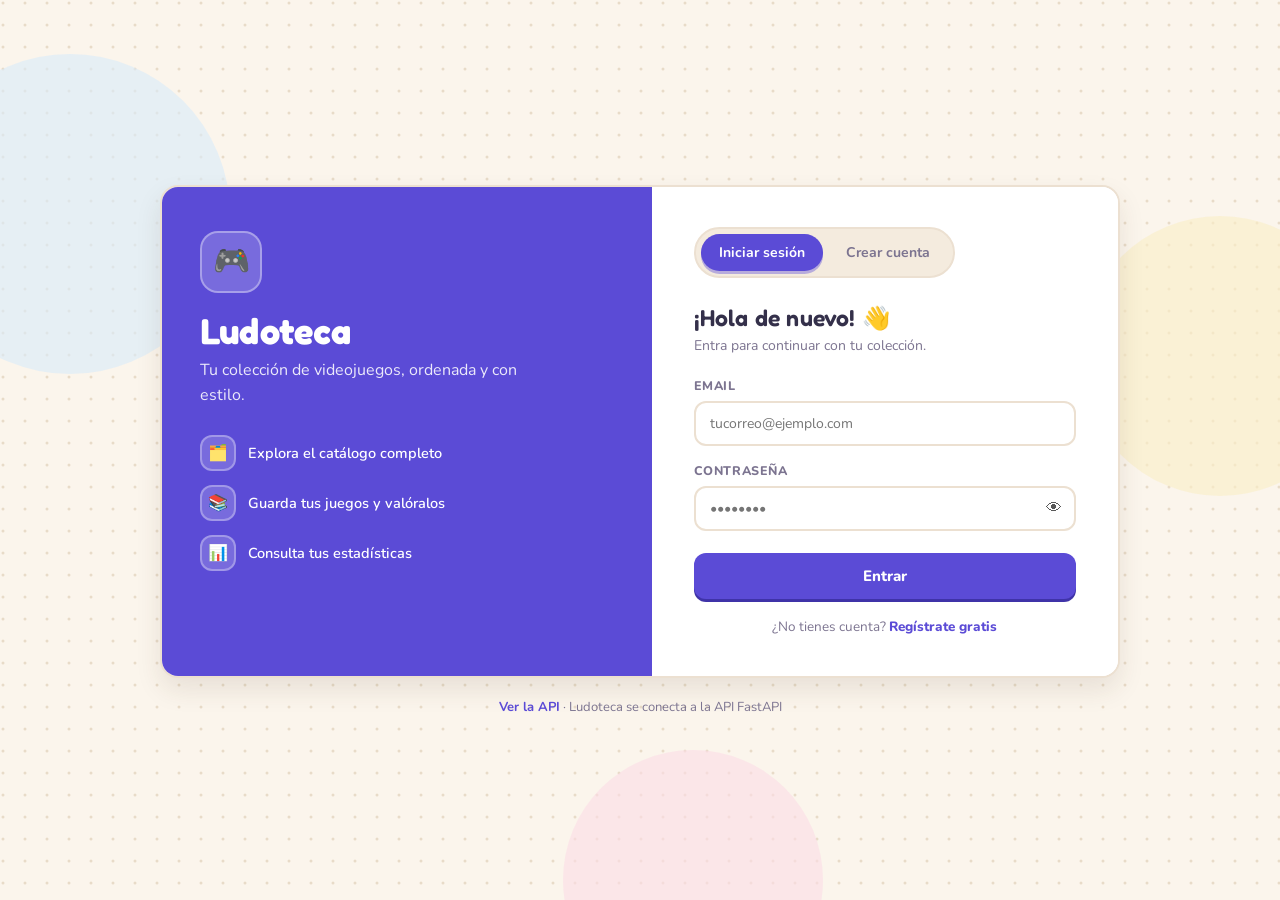
<file: frontend/login.html>
<!doctype html>
<html lang="es">
<head>
  <meta charset="utf-8">
  <meta name="viewport" content="width=device-width, initial-scale=1">
  <meta name="theme-color" content="#FBF5EC">
  <title>Entrar · Ludoteca</title>
  <link rel="preconnect" href="https://fonts.googleapis.com">
  <link rel="preconnect" href="https://fonts.gstatic.com" crossorigin>
  <link href="https://fonts.googleapis.com/css2?family=Fredoka:wght@500;600;700&family=Nunito:wght@400;600;700;800&display=swap" rel="stylesheet">
  <link rel="stylesheet" href="styles.css">
</head>
<body class="auth-body">
  <!-- Fondo animado -->
  <div class="blobs" aria-hidden="true">
    <span class="blob b1"></span>
    <span class="blob b2"></span>
    <span class="blob b3"></span>
  </div>

  <main class="auth-envoltorio">
    <section class="auth-card glass">
      <!-- Lado decorativo -->
      <aside class="auth-lado">
        <div class="auth-lado-contenido">
          <span class="auth-logo">🎮</span>
          <h1 class="auth-marca">Ludoteca</h1>
          <p class="auth-claim">Tu colección de videojuegos, ordenada y con estilo.</p>
          <ul class="auth-puntos">
            <li><span>🗂️</span> Explora el catálogo completo</li>
            <li><span>📚</span> Guarda tus juegos y valóralos</li>
            <li><span>📊</span> Consulta tus estadísticas</li>
          </ul>
        </div>
        <div class="auth-lado-brillo" aria-hidden="true"></div>
      </aside>

      <!-- Lado del formulario -->
      <div class="auth-form-lado">
        <div class="auth-tabs" role="tablist">
          <button class="auth-tab activo" id="tab-login" data-vista="login" role="tab">Iniciar sesión</button>
          <button class="auth-tab" id="tab-registro" data-vista="registro" role="tab">Crear cuenta</button>
        </div>

        <!-- Formulario: iniciar sesión -->
        <form class="auth-form" id="form-login" novalidate>
          <h2>¡Hola de nuevo! 👋</h2>
          <p class="auth-sub">Entra para continuar con tu colección.</p>

          <label class="auth-campo">
            <span>Email</span>
            <input type="email" name="email" autocomplete="username"
                   placeholder="tucorreo@ejemplo.com" required>
          </label>

          <label class="auth-campo">
            <span>Contraseña</span>
            <span class="auth-input-con-pico">
              <input type="password" name="password" autocomplete="current-password"
                     placeholder="••••••••" required>
              <button type="button" class="auth-ojo" data-ver title="Mostrar contraseña">👁</button>
            </span>
          </label>

          <button type="submit" class="btn btn-primario auth-enviar">Entrar</button>
          <p class="auth-pie-texto">
            ¿No tienes cuenta?
            <a href="#" data-ir="registro">Regístrate gratis</a>
          </p>
        </form>

        <!-- Formulario: crear cuenta -->
        <form class="auth-form" id="form-registro" novalidate hidden>
          <h2>Crea tu cuenta ✨</h2>
          <p class="auth-sub">Tardas menos que en instalar un juego.</p>

          <label class="auth-campo">
            <span>Nombre</span>
            <input type="text" name="nombre" autocomplete="nickname"
                   placeholder="¿Cómo te llamas?" maxlength="50" required>
          </label>

          <label class="auth-campo">
            <span>Email</span>
            <input type="email" name="email" autocomplete="username"
                   placeholder="tucorreo@ejemplo.com" required>
          </label>

          <label class="auth-campo">
            <span>Contraseña</span>
            <span class="auth-input-con-pico">
              <input type="password" name="password" autocomplete="new-password"
                     placeholder="Mínimo 6 caracteres" minlength="6" maxlength="72" required>
              <button type="button" class="auth-ojo" data-ver title="Mostrar contraseña">👁</button>
            </span>
          </label>

          <button type="submit" class="btn btn-primario auth-enviar">Crear cuenta</button>
          <p class="auth-pie-texto">
            ¿Ya tienes cuenta?
            <a href="#" data-ir="login">Inicia sesión</a>
          </p>
        </form>

        <p class="auth-aviso" id="auth-aviso" hidden></p>
      </div>
    </section>

    <p class="auth-volver">
      <a id="enlace-docs" href="/docs" target="_blank" rel="noopener">Ver la API</a>
      · Ludoteca se conecta a la API FastAPI
    </p>
  </main>

  <div class="toasts" id="toasts"></div>
  <script src="auth.js"></script>
</body>
</html>
</file>
<file: frontend/styles.css>
/* ============================================================
   Ludoteca · estilos
   Tema "arcade cozy": colores planos, redondeado y sin degradados.
   ============================================================ */
:root {
  /* --- Superficies (cálidas) --- */
  --crema:      #FBF5EC;   /* fondo de la página */
  --crema-2:    #F4EBDE;   /* fondo suave / pistas */
  --blanco:     #FFFFFF;   /* tarjetas y paneles */
  --tinta:      #34304A;   /* texto principal */
  --tinta-suave:#7C7490;   /* texto secundario */
  --linea:      #ECE0D1;   /* bordes */

  /* --- Paleta de acentos (armonía cálida ↔ fría) --- */
  --frambuesa:  #F0547E;
  --mandarina:  #F7863A;
  --limon:      #F2C230;
  --menta:      #22B394;
  --cielo:      #3FA6E6;
  --uva:        #5B4BD6;

  /* --- Tintes suaves (mismos tonos, aclarados) --- */
  --frambuesa-t:#FCDDE7;
  --mandarina-t:#FDE7D3;
  --limon-t:    #FAEFC7;
  --menta-t:    #D6F2E9;
  --cielo-t:    #D9ECFA;
  --uva-t:      #E7E4FB;
  --rojo:       #E0583F;   /* peligro */
  --rojo-t:     #FBDCD4;
  --ambar:      #C98A00;   /* estrellas / favoritos */

  /* --- Alias (compatibilidad con reglas existentes) --- */
  --bg:         var(--crema);
  --bg-2:       var(--crema-2);
  --panel:      var(--blanco);
  --panel-fuerte: var(--crema-2);
  --borde:      var(--linea);
  --texto:      var(--tinta);
  --suave:      var(--tinta-suave);
  --violeta:    var(--uva);
  --cyan:       var(--cielo);
  --rosa:       var(--frambuesa);
  --verde:      var(--menta);

  /* --- Formas y tipografía --- */
  --radio:    18px;
  --radio-sm: 12px;
  --sombra:   0 12px 26px rgba(70, 52, 30, .10);
  --hundido:  0 3px 0 rgba(52, 48, 74, .10);
  --fuente:        "Nunito", "Segoe UI", system-ui, sans-serif;
  --fuente-titulo: "Fredoka", "Nunito", system-ui, sans-serif;
}

* { box-sizing: border-box; }

html, body { height: 100%; }

body {
  margin: 0;
  font-family: var(--fuente);
  color: var(--tinta);
  background-color: var(--crema);
  /* Textura de puntitos (SVG, no es un degradado) */
  background-image: url("data:image/svg+xml,%3Csvg xmlns='http://www.w3.org/2000/svg' width='22' height='22'%3E%3Ccircle cx='3' cy='3' r='1.5' fill='%23E8DBC8'/%3E%3C/svg%3E");
  min-height: 100vh;
  overflow-x: hidden;
  -webkit-font-smoothing: antialiased;
}

body.sin-scroll { overflow: hidden; }

a { color: var(--uva); font-weight: 700; text-decoration: none; }
a:hover { text-decoration: underline; }

h1, h2, h3 { font-family: var(--fuente-titulo); font-weight: 600; letter-spacing: .2px; }

/* ---------- Decoración de fondo (círculos planos) ---------- */
.blobs { position: fixed; inset: 0; z-index: -1; overflow: hidden; pointer-events: none; }
.blob { position: absolute; border-radius: 50%; opacity: .6; animation: flotar 22s ease-in-out infinite; }
.b1 { width: 320px; height: 320px; left: -90px;  top: 6%;    background: var(--cielo-t); }
.b2 { width: 280px; height: 280px; right: -80px; top: 24%;   background: var(--limon-t);   animation-delay: -7s; }
.b3 { width: 260px; height: 260px; left: 44%;    bottom: -110px; background: var(--frambuesa-t); animation-delay: -13s; }
@keyframes flotar {
  0%, 100% { transform: translate(0, 0) scale(1); }
  50%      { transform: translate(30px, -28px) scale(1.08); }
}

/* ---------- Superficie tipo tarjeta ---------- */
.glass {
  background: var(--blanco);
  border: 2px solid var(--linea);
  border-radius: var(--radio);
  box-shadow: var(--sombra);
}

/* ---------- Cabecera ---------- */
.topbar {
  position: sticky; top: 0; z-index: 40;
  display: flex; align-items: center; gap: 18px; flex-wrap: wrap;
  padding: 14px clamp(16px, 4vw, 40px);
  background: var(--blanco);
  border-bottom: 2px solid var(--linea);
  box-shadow: 0 2px 0 rgba(52, 48, 74, .04);
}
.brand { display: flex; align-items: center; gap: 12px; margin-right: auto; }
.logo {
  width: 44px; height: 44px; border-radius: 14px;
  display: grid; place-items: center; font-size: 22px;
  background: var(--uva);
  box-shadow: 0 4px 0 rgba(91, 75, 214, .35);
  animation: girar 6s ease-in-out infinite;
}
@keyframes girar { 0%,100% { transform: rotate(-7deg); } 50% { transform: rotate(7deg); } }
.brand-texto h1 { margin: 0; font-size: 24px; font-weight: 700; color: var(--uva); }
.brand-texto p  { margin: 0; font-size: 12px; color: var(--tinta-suave); }

/* Botón "Nuevo juego" + chip de usuario */
.topbar-acciones { display: flex; align-items: center; gap: 16px; }

.tabs {
  display: flex; gap: 6px;
  padding: 5px; border-radius: 999px;
  background: var(--crema-2); border: 2px solid var(--linea);
}
.tab {
  border: none; background: transparent; color: var(--tinta-suave);
  font-family: inherit; font-size: 14px; font-weight: 700;
  padding: 9px 16px; border-radius: 999px; cursor: pointer;
  transition: color .2s, background .2s, box-shadow .2s;
}
.tab:hover { color: var(--tinta); background: var(--blanco); }
.tab.activo {
  color: #fff; background: var(--uva);
  box-shadow: 0 3px 0 rgba(91, 75, 214, .40);
}

/* ---------- Botones ---------- */
.btn {
  font-family: inherit; font-size: 14px; font-weight: 800;
  border: none; border-radius: var(--radio-sm); padding: 11px 18px;
  cursor: pointer; color: var(--tinta); background: var(--crema-2);
  box-shadow: 0 3px 0 rgba(52, 48, 74, .12);
  transition: transform .12s ease, box-shadow .12s ease, background .2s, border-color .2s;
}
.btn:hover  { transform: translateY(-2px); box-shadow: 0 5px 0 rgba(52, 48, 74, .14); }
.btn:active { transform: translateY(1px);  box-shadow: 0 1px 0 rgba(52, 48, 74, .16); }
.btn:disabled { opacity: .45; cursor: not-allowed; transform: none; box-shadow: none; }
.btn-primario {
  background: var(--uva); color: #fff;
  box-shadow: 0 3px 0 #3f33a8;
}
.btn-primario:hover  { box-shadow: 0 5px 0 #3f33a8; }
.btn-primario:active { box-shadow: 0 1px 0 #3f33a8; }
.btn-fantasma {
  background: var(--blanco); border: 2px solid var(--linea); color: var(--tinta-suave);
  box-shadow: 0 3px 0 rgba(52, 48, 74, .08);
}
.btn-fantasma:hover { color: var(--tinta); border-color: var(--uva); }
.btn-peligro {
  background: var(--rojo-t); color: var(--rojo);
  box-shadow: 0 3px 0 rgba(224, 88, 63, .25);
}
.btn-sm { padding: 8px 12px; font-size: 13px; border-radius: 10px; }

/* ---------- Layout ---------- */
main { padding: clamp(18px, 4vw, 40px); max-width: 1500px; margin: 0 auto; }
.tab-panel { display: none; animation: aparecer .3s ease; }
.tab-panel.active { display: block; }
@keyframes aparecer { from { opacity: 0; transform: translateY(10px); } to { opacity: 1; transform: none; } }

/* ---------- Hero ---------- */
.hero {
  display: flex; align-items: center; gap: 24px; flex-wrap: wrap;
  padding: 26px 30px; margin-bottom: 18px;
}
.hero h2 { margin: 0 0 6px; font-size: clamp(20px, 3vw, 28px); color: var(--tinta); }
.hero p  { margin: 0; color: var(--tinta-suave); max-width: 62ch; line-height: 1.6; }
.hero-dato {
  margin-left: auto; text-align: center; padding-left: 24px;
  border-left: 2px solid var(--linea);
}
.hero-num {
  display: block; font-family: var(--fuente-titulo);
  font-size: 42px; font-weight: 700; line-height: 1; color: var(--frambuesa);
}
.hero-lbl { font-size: 12px; color: var(--tinta-suave); text-transform: uppercase; letter-spacing: 1px; }

/* ---------- Filtros ---------- */
.filtros {
  display: flex; flex-wrap: wrap; gap: 12px; align-items: center;
  padding: 14px; margin-bottom: 22px;
}
.campo { position: relative; display: flex; align-items: center; }
.campo-buscar { flex: 1 1 260px; }
.campo .icono { position: absolute; left: 14px; opacity: .8; pointer-events: none; }
input[type="search"], input[type="text"], input[type="number"], input[type="url"],
input[type="email"], input[type="password"], input[type="date"], select, textarea {
  font-family: inherit; font-size: 14px; color: var(--tinta);
  background: var(--blanco);
  border: 2px solid var(--linea); border-radius: var(--radio-sm);
  padding: 11px 14px; outline: none;
  transition: border-color .2s, box-shadow .2s;
  width: 100%;
}
.campo-buscar input { padding-left: 40px; }
select { cursor: pointer; min-width: 170px; }
input:focus, select:focus, textarea:focus {
  border-color: var(--uva); box-shadow: 0 0 0 4px var(--uva-t);
}
option { background: var(--blanco); color: var(--tinta); }

/* Que el autocompletado del navegador no pinte los campos de blanco roto */
input:-webkit-autofill, input:-webkit-autofill:hover, input:-webkit-autofill:focus,
input:-webkit-autofill:active {
  -webkit-box-shadow: 0 0 0 1000px var(--blanco) inset;
  box-shadow: 0 0 0 1000px var(--blanco) inset;
  -webkit-text-fill-color: var(--tinta);
  caret-color: var(--tinta);
  transition: background-color 9999s ease-in-out 0s;
}
input:autofill { box-shadow: 0 0 0 1000px var(--blanco) inset; }

/* Interruptor */
.interruptor {
  display: flex; align-items: center; gap: 10px; cursor: pointer;
  font-size: 14px; font-weight: 700; color: var(--tinta-suave); user-select: none;
}
.interruptor input { display: none; }
.interruptor-pista {
  width: 44px; height: 24px; border-radius: 999px;
  background: var(--crema-2); border: 2px solid var(--linea);
  position: relative; transition: background .2s, border-color .2s;
}
.interruptor-bola {
  position: absolute; top: 2px; left: 2px; width: 16px; height: 16px; border-radius: 50%;
  background: var(--blanco); box-shadow: 0 1px 3px rgba(0, 0, 0, .25);
  transition: transform .2s ease;
}
.interruptor input:checked + .interruptor-pista { background: var(--menta); border-color: var(--menta); }
.interruptor input:checked + .interruptor-pista .interruptor-bola { transform: translateX(20px); }

/* ---------- Rejilla y tarjetas ---------- */
.grid {
  display: grid; gap: 18px;
  grid-template-columns: repeat(auto-fill, minmax(190px, 1fr));
}
.card {
  position: relative; border-radius: var(--radio); overflow: hidden;
  background: var(--blanco); border: 2px solid var(--linea);
  transition: transform .2s ease, box-shadow .2s ease, border-color .2s;
  display: flex; flex-direction: column;
  box-shadow: 0 4px 0 rgba(52, 48, 74, .06);
}
.card:hover {
  transform: translateY(-6px);
  border-color: var(--uva);
  box-shadow: 0 10px 0 rgba(91, 75, 214, .14);
}
.cover {
  position: relative; aspect-ratio: 3 / 4; width: 100%;
  background: var(--uva-t);
  display: grid; place-items: center; overflow: hidden;
}
.cover-fallback { font-size: 44px; opacity: .8; }
.cover img {
  position: absolute; inset: 0; width: 100%; height: 100%;
  object-fit: cover; transition: transform .35s ease;
}
.card:hover .cover img { transform: scale(1.05); }
.card-body { padding: 12px 14px 14px; display: flex; flex-direction: column; gap: 7px; }
.card-top { display: flex; align-items: center; justify-content: space-between; gap: 8px; }
.anio { font-size: 12px; color: var(--tinta-suave); font-weight: 700; letter-spacing: .5px; }
.titulo {
  margin: 0; font-size: 15px; font-weight: 800; line-height: 1.25; color: var(--tinta);
  display: -webkit-box; -webkit-line-clamp: 2; -webkit-box-orient: vertical; overflow: hidden;
}
.sub    { margin: 0; font-size: 12.5px; color: var(--tinta-suave); }
.pegi   { margin: 0; font-size: 11.5px; color: var(--tinta-suave); }
.precio { margin: 0; font-size: 12.5px; color: var(--tinta-suave); }
.badge {
  font-size: 11.5px; font-weight: 800; padding: 3px 9px; border-radius: 999px;
  background: var(--limon-t); color: #8A6A00;
}
.badge.nota { background: var(--cielo-t); color: #16679F; }
.badge.fav  { background: var(--frambuesa-t); color: #C22A5E; }
.chips { display: flex; flex-wrap: wrap; gap: 6px; }
.chip {
  font-size: 11px; padding: 3px 9px; border-radius: 999px;
  background: var(--uva-t); color: #4B3EB8;
}
.estado-chip {
  font-size: 11px; padding: 3px 9px; border-radius: 999px; text-transform: capitalize;
  background: var(--menta-t); color: #0F7A5F;
}

/* Colores de carátula por posición (solo se ven mientras carga / sin imagen) */
.grid .card:nth-child(6n+1) .cover { background: var(--frambuesa-t); }
.grid .card:nth-child(6n+2) .cover { background: var(--limon-t); }
.grid .card:nth-child(6n+3) .cover { background: var(--menta-t); }
.grid .card:nth-child(6n+4) .cover { background: var(--cielo-t); }
.grid .card:nth-child(6n+5) .cover { background: var(--uva-t); }
.grid .card:nth-child(6n+6) .cover { background: var(--mandarina-t); }

/* Acciones flotantes de la tarjeta */
.card-hover {
  position: absolute; inset: auto 0 0 0; padding: 12px;
  display: flex; gap: 8px; justify-content: center;
  background: rgba(255, 255, 255, .94);
  opacity: 0; transform: translateY(8px); transition: opacity .25s, transform .25s;
}
.card:hover .card-hover { opacity: 1; transform: none; }

.card-acciones {
  position: absolute; top: 10px; right: 10px; display: flex; gap: 6px;
  opacity: 0; transition: opacity .2s;
}
.card:hover .card-acciones { opacity: 1; }
.btn-icon {
  width: 34px; height: 34px; border-radius: 10px; cursor: pointer;
  border: 2px solid var(--linea); background: var(--blanco); color: var(--tinta);
  font-size: 15px; display: grid; place-items: center;
  transition: transform .15s, background .2s, color .2s, border-color .2s;
  box-shadow: 0 2px 0 rgba(52, 48, 74, .10);
}
.btn-icon:hover { transform: scale(1.1); }
.btn-icon.activo { color: #E2A100; border-color: var(--limon); background: var(--limon-t); }
.btn-icon.peligro:hover { color: var(--rojo); border-color: var(--rojo); background: var(--rojo-t); }

/* Controles dentro de la tarjeta de colección */
.controles-coleccion { display: flex; gap: 8px; align-items: center; margin-top: 4px; }
.controles-coleccion select { padding: 7px 10px; font-size: 12.5px; min-width: 0; flex: 1; }
.input-mini { width: 62px; padding: 7px 8px; font-size: 12.5px; text-align: center; flex: none; }
.valoracion { display: flex; align-items: center; gap: 4px; color: var(--tinta-suave); font-size: 12px; }

/* ---------- Paginador ---------- */
.pager {
  display: flex; align-items: center; justify-content: center; gap: 16px;
  margin: 26px 0 10px; flex-wrap: wrap;
}
.pager-info { font-size: 13.5px; color: var(--tinta-suave); }
.pager-info b { color: var(--tinta); }

/* ---------- KPIs (cada uno con su color) ---------- */
.kpis {
  display: grid; gap: 14px; margin-bottom: 22px;
  grid-template-columns: repeat(auto-fit, minmax(170px, 1fr));
}
.kpi {
  padding: 18px 20px; border-radius: var(--radio);
  background: var(--blanco); border: 2px solid var(--linea); border-left-width: 7px;
  display: flex; flex-direction: column; gap: 4px;
  box-shadow: 0 4px 0 rgba(52, 48, 74, .06);
  transition: transform .2s;
}
.kpi:hover { transform: translateY(-3px); }
.kpi-valor    { font-family: var(--fuente-titulo); font-size: 27px; font-weight: 700; }
.kpi-etiqueta { font-size: 12px; color: var(--tinta-suave); text-transform: uppercase; letter-spacing: .8px; }
.kpi-icono    { font-size: 18px; }

.kpi:nth-child(6n+1) { border-left-color: var(--frambuesa); }
.kpi:nth-child(6n+1) .kpi-valor { color: var(--frambuesa); }
.kpi:nth-child(6n+2) { border-left-color: var(--limon); }
.kpi:nth-child(6n+2) .kpi-valor { color: #B58A00; }
.kpi:nth-child(6n+3) { border-left-color: var(--menta); }
.kpi:nth-child(6n+3) .kpi-valor { color: #0F8C72; }
.kpi:nth-child(6n+4) { border-left-color: var(--cielo); }
.kpi:nth-child(6n+4) .kpi-valor { color: #2277B8; }
.kpi:nth-child(6n+5) { border-left-color: var(--uva); }
.kpi:nth-child(6n+5) .kpi-valor { color: var(--uva); }
.kpi:nth-child(6n+6) { border-left-color: var(--mandarina); }
.kpi:nth-child(6n+6) .kpi-valor { color: #C4661E; }

/* ---------- Paneles de estadísticas ---------- */
.paneles {
  display: grid; gap: 18px;
  grid-template-columns: repeat(auto-fit, minmax(340px, 1fr));
}
.panel { padding: 22px; }
.panel h3 { margin: 0 0 16px; font-size: 16px; font-weight: 600; color: var(--tinta); }
.paneles .panel:nth-child(4n+1) { border-top: 6px solid var(--uva); }
.paneles .panel:nth-child(4n+2) { border-top: 6px solid var(--menta); }
.paneles .panel:nth-child(4n+3) { border-top: 6px solid var(--limon); }
.paneles .panel:nth-child(4n+4) { border-top: 6px solid var(--frambuesa); }

.barras { display: flex; flex-direction: column; gap: 12px; }
.barra { display: grid; grid-template-columns: 130px 1fr 44px; align-items: center; gap: 10px; }
.barra-etq {
  font-size: 12.5px; color: var(--tinta-suave); white-space: nowrap;
  overflow: hidden; text-overflow: ellipsis;
}
.barra-pista { height: 12px; border-radius: 999px; background: var(--crema-2); overflow: hidden; }
.barra-relleno {
  height: 100%; border-radius: 999px; width: 0; background: var(--uva);
  transition: width .8s cubic-bezier(.2, .8, .2, 1);
}
.barra-valor { font-size: 13px; font-weight: 800; text-align: right; color: var(--tinta); }

.barras .barra:nth-child(5n+1) .barra-relleno { background: var(--frambuesa); }
.barras .barra:nth-child(5n+2) .barra-relleno { background: var(--limon); }
.barras .barra:nth-child(5n+3) .barra-relleno { background: var(--menta); }
.barras .barra:nth-child(5n+4) .barra-relleno { background: var(--cielo); }
.barras .barra:nth-child(5n+5) .barra-relleno { background: var(--mandarina); }

.top-lista { list-style: none; margin: 0; padding: 0; display: flex; flex-direction: column; gap: 10px; }
.top-item { display: flex; align-items: center; gap: 12px; }
.top-mini {
  width: 42px; height: 56px; border-radius: 10px; object-fit: cover; flex: none;
  background: var(--uva-t); border: 2px solid var(--linea);
}
.top-txt { display: flex; flex-direction: column; gap: 2px; min-width: 0; }
.top-titulo { font-size: 13.5px; font-weight: 800; white-space: nowrap; overflow: hidden; text-overflow: ellipsis; }
.top-sub { font-size: 12px; color: var(--tinta-suave); }
.top-nota { margin-left: auto; font-weight: 800; color: var(--ambar); }

/* ---------- Estados vacíos / carga ---------- */
.vacio {
  grid-column: 1 / -1; text-align: center; color: var(--tinta-suave);
  padding: 60px 20px; font-size: 15px;
}
.skeleton {
  border-radius: var(--radio); border: 2px solid var(--linea);
  min-height: 300px; background: var(--crema-2);
  animation: pulso 1.2s ease-in-out infinite;
}
@keyframes pulso { 0%, 100% { opacity: 1; } 50% { opacity: .5; } }

/* ---------- Modal ---------- */
.modal-fondo {
  position: fixed; inset: 0; z-index: 100; display: flex; align-items: center; justify-content: center;
  padding: 20px; background: rgba(52, 48, 74, .45);
  animation: fundido .2s ease;
}
.modal-fondo[hidden] { display: none; }
@keyframes fundido { from { opacity: 0; } to { opacity: 1; } }
.modal {
  position: relative; width: min(560px, 100%); max-height: 90vh; overflow-y: auto;
  background: var(--blanco); border: 2px solid var(--linea); border-radius: 22px;
  box-shadow: 0 24px 60px rgba(52, 48, 74, .30); padding: 26px;
  animation: subir .28s cubic-bezier(.2, .9, .3, 1.2);
}
.modal-ancho { width: min(860px, 100%); }
@keyframes subir { from { opacity: 0; transform: translateY(24px) scale(.97); } to { opacity: 1; transform: none; } }
.modal-cerrar {
  position: absolute; top: 14px; right: 14px; z-index: 2;
  width: 36px; height: 36px; border-radius: 12px; cursor: pointer;
  border: 2px solid var(--linea); background: var(--crema-2); color: var(--tinta-suave);
  font-size: 15px; transition: color .2s, transform .15s, border-color .2s;
}
.modal-cerrar:hover { color: var(--tinta); border-color: var(--uva); transform: rotate(90deg); }
.cargando { padding: 50px; text-align: center; color: var(--tinta-suave); }

/* Ficha */
.ficha { display: grid; grid-template-columns: 240px 1fr; gap: 26px; }
.ficha-cover {
  border-radius: 16px; overflow: hidden; border: 2px solid var(--linea);
  aspect-ratio: 3/4; background: var(--uva-t); display: grid; place-items: center;
}
.ficha-cover img { width: 100%; height: 100%; object-fit: cover; }
.ficha-cover .cover-fallback { font-size: 56px; }
.ficha h2 { margin: 0 0 6px; font-size: 24px; }
.ficha-meta {
  display: grid; grid-template-columns: repeat(auto-fit, minmax(120px, 1fr));
  gap: 10px; margin: 16px 0;
}
.meta-caja { background: var(--crema); border: 2px solid var(--linea); border-radius: 12px; padding: 10px 12px; }
.meta-lbl { font-size: 11px; color: var(--tinta-suave); text-transform: uppercase; letter-spacing: .8px; }
.meta-val { font-size: 15px; font-weight: 800; margin-top: 3px; }
.ficha-desc { color: #4C4763; line-height: 1.7; font-size: 14.5px; margin: 0 0 16px; }
.ficha-acciones { display: flex; gap: 10px; flex-wrap: wrap; margin-top: 18px; }
.seccion-titulo {
  font-size: 13px; text-transform: uppercase; letter-spacing: 1px;
  color: var(--tinta-suave); margin: 20px 0 10px; font-weight: 800;
}

/* Formularios */
.form { display: grid; gap: 14px; }
.form-fila { display: grid; gap: 14px; grid-template-columns: repeat(auto-fit, minmax(160px, 1fr)); }
.form label { display: flex; flex-direction: column; gap: 6px; font-size: 12.5px; color: var(--tinta-suave); }
.form label span { font-weight: 700; }
textarea { resize: vertical; min-height: 96px; }
.chip-options { display: flex; flex-wrap: wrap; gap: 8px; }
.chip-opt { cursor: pointer; }
.chip-opt input { display: none; }
.chip-opt span {
  display: inline-block; font-size: 12.5px; padding: 7px 13px; border-radius: 999px;
  border: 2px solid var(--linea); background: var(--blanco); color: var(--tinta-suave);
  transition: all .18s;
}
.chip-opt input:checked + span {
  background: var(--uva); color: #fff; font-weight: 800; border-color: var(--uva);
}
.form-acciones { display: flex; gap: 10px; justify-content: flex-end; margin-top: 8px; }

/* ---------- Toasts ---------- */
.toasts { position: fixed; right: 20px; bottom: 20px; z-index: 200;
          display: flex; flex-direction: column; gap: 10px; }
.toast {
  min-width: 240px; max-width: 360px; padding: 14px 16px; border-radius: 14px;
  background: var(--blanco); border: 2px solid var(--linea); border-left: 7px solid var(--menta);
  color: var(--tinta); font-size: 13.5px; font-weight: 600;
  box-shadow: var(--sombra); animation: entrarToast .3s ease;
}
.toast.error { border-left-color: var(--rojo); }
.toast.info  { border-left-color: var(--cielo); }
.toast.salir { opacity: 0; transform: translateX(30px); transition: all .3s; }
@keyframes entrarToast { from { opacity: 0; transform: translateX(40px); } to { opacity: 1; transform: none; } }

/* ---------- Pie ---------- */
.pie {
  max-width: 1500px; margin: 0 auto; padding: 22px clamp(18px, 4vw, 40px) 40px;
  display: flex; justify-content: space-between; gap: 14px; flex-wrap: wrap;
  color: var(--tinta-suave); font-size: 13px; border-top: 2px solid var(--linea);
}
.punto-estado::before {
  content: ""; display: inline-block; width: 9px; height: 9px; border-radius: 50%;
  background: var(--tinta-suave); margin-right: 8px; vertical-align: middle;
}
.punto-estado.ok::before    { background: var(--menta); box-shadow: 0 0 0 4px var(--menta-t); }
.punto-estado.error::before { background: var(--rojo); }

/* ---------- Responsive ---------- */
@media (max-width: 860px) {
  .topbar { justify-content: space-between; }
  .tabs { order: 3; width: 100%; justify-content: center; }
  .brand { margin-right: 0; }
  .hero-dato { margin-left: 0; border-left: none; padding-left: 0; }
  .ficha { grid-template-columns: 1fr; }
  .ficha-cover { max-width: 240px; }
}
@media (max-width: 520px) {
  .grid { grid-template-columns: repeat(auto-fill, minmax(150px, 1fr)); }
  .barra { grid-template-columns: 96px 1fr 36px; }
}

/* ============================================================
   Autenticación (login / registro)
   ============================================================ */
.auth-body { display: grid; place-items: center; }
.auth-envoltorio {
  width: 100%; max-width: 1040px; margin: 0 auto; padding: 28px clamp(16px, 4vw, 40px);
  display: flex; flex-direction: column; gap: 16px; align-items: center;
}

.auth-card {
  width: 100%;
  display: grid; grid-template-columns: 1.05fr 1fr;
  overflow: hidden; box-shadow: var(--sombra);
}

/* --- Lado decorativo (color plano) --- */
.auth-lado {
  position: relative; overflow: hidden;
  padding: 44px 38px;
  display: flex; flex-direction: column;
  background: var(--uva); color: #fff;
}
.auth-lado-brillo { display: none; }
.auth-lado-contenido { position: relative; z-index: 1; }
.auth-logo {
  width: 62px; height: 62px; border-radius: 18px;
  display: grid; place-items: center; font-size: 30px;
  background: rgba(255, 255, 255, .18);
  border: 2px solid rgba(255, 255, 255, .35);
  animation: girar 6s ease-in-out infinite;
}
.auth-marca { margin: 16px 0 6px; font-size: 36px; font-weight: 700; color: #fff; }
.auth-claim { margin: 0 0 26px; color: rgba(255, 255, 255, .88); line-height: 1.6; max-width: 34ch; }
.auth-puntos { list-style: none; margin: 0; padding: 0; display: grid; gap: 14px; }
.auth-puntos li { display: flex; align-items: center; gap: 12px; font-size: 14.5px; color: #fff; font-weight: 600; }
.auth-puntos span {
  width: 36px; height: 36px; border-radius: 12px; display: grid; place-items: center;
  background: rgba(255, 255, 255, .18); border: 2px solid rgba(255, 255, 255, .30); font-size: 16px;
}

/* --- Lado del formulario --- */
.auth-form-lado { padding: 40px clamp(24px, 4vw, 42px); background: var(--blanco); }
.auth-tabs {
  display: inline-flex; gap: 5px; padding: 5px; margin-bottom: 26px;
  background: var(--crema-2); border: 2px solid var(--linea); border-radius: 999px;
}
.auth-tab {
  border: none; background: transparent; color: var(--tinta-suave); cursor: pointer;
  font-family: inherit; font-size: 14px; font-weight: 700; padding: 9px 18px; border-radius: 999px;
  transition: color .2s, background .2s, box-shadow .2s;
}
.auth-tab:hover { color: var(--tinta); }
.auth-tab.activo { color: #fff; background: var(--uva); box-shadow: 0 3px 0 rgba(91, 75, 214, .40); }
.auth-form h2 { margin: 0 0 4px; font-size: 23px; }
.auth-sub { margin: 0 0 22px; color: var(--tinta-suave); font-size: 14px; }
.auth-campo { display: flex; flex-direction: column; gap: 7px; margin-bottom: 16px; }
.auth-campo > span:first-child {
  font-size: 12.5px; font-weight: 800; color: var(--tinta-suave);
  text-transform: uppercase; letter-spacing: .6px;
}
.auth-input-con-pico { position: relative; display: block; }
.auth-input-con-pico input { padding-right: 46px; }
.auth-ojo {
  position: absolute; right: 8px; top: 50%; transform: translateY(-50%);
  border: none; background: transparent; cursor: pointer; font-size: 16px;
  opacity: .65; padding: 6px; border-radius: 8px; transition: opacity .2s, background .2s;
}
.auth-ojo:hover { opacity: 1; background: var(--crema-2); }
.auth-enviar { width: 100%; margin-top: 6px; padding: 13px 18px; font-size: 15px; }
.auth-pie-texto { margin: 18px 0 0; font-size: 13.5px; color: var(--tinta-suave); text-align: center; }
.auth-pie-texto a { color: var(--uva); font-weight: 800; }
.auth-aviso {
  margin: 18px 0 0; padding: 12px 14px; border-radius: 12px; font-size: 13.5px; font-weight: 600;
  background: var(--rojo-t); border: 2px solid #F3C4B8; color: #A83A26;
}
.auth-volver { color: var(--tinta-suave); font-size: 13px; margin: 4px 0 0; }
.auth-volver a { color: var(--uva); }

/* --- Chip de usuario en el panel --- */
.usuario-chip {
  display: flex; align-items: center; gap: 10px;
  padding: 6px 8px 6px 12px; border-radius: 999px;
  background: var(--crema-2); border: 2px solid var(--linea);
}
.usuario-avatar {
  width: 30px; height: 30px; border-radius: 50%; display: grid; place-items: center;
  font-weight: 800; font-size: 13px; color: #fff; background: var(--uva);
}
.usuario-nombre {
  font-size: 13.5px; font-weight: 800; max-width: 130px;
  overflow: hidden; text-overflow: ellipsis; white-space: nowrap;
}
.usuario-salir {
  border: 2px solid var(--linea); background: var(--blanco); color: var(--tinta-suave);
  font-family: inherit; font-size: 12.5px; font-weight: 800; cursor: pointer;
  padding: 6px 12px; border-radius: 999px; transition: all .2s;
}
.usuario-salir:hover { color: var(--rojo); border-color: var(--rojo); background: var(--rojo-t); }

@media (max-width: 780px) {
  .auth-card { grid-template-columns: 1fr; }
  .auth-lado { border-bottom: 2px solid var(--linea); padding: 32px 28px; }
  .auth-puntos { display: none; }
  .usuario-nombre { display: none; }
}

/* --- Rol en el chip de usuario --- */
.usuario-rol {
  font-size: 11px; font-weight: 800; letter-spacing: .3px;
  padding: 3px 9px; border-radius: 999px; text-transform: uppercase;
}
.rol-usuario { background: var(--crema-2); color: var(--tinta-suave); }
.rol-gestor  { background: var(--cielo-t); color: #16679F; }
.rol-admin   { background: var(--uva-t); color: #3D2FA8; }

/* --- Lista de usuarios (solo admin) --- */
.lista-usuarios {
  display: flex; flex-direction: column; gap: 12px; margin-top: 4px;
}
.fila-usuario {
  display: flex; align-items: center; gap: 14px;
  background: var(--blanco); border: 2px solid var(--linea);
  border-radius: var(--radio); padding: 12px 16px;
  box-shadow: var(--hundido);
}
.avatar-fila {
  width: 42px; height: 42px; flex: 0 0 auto; border-radius: 50%;
  display: grid; place-items: center; font-weight: 800; font-size: 17px;
  color: #fff; background: var(--frambuesa);
}
.fila-datos { display: flex; flex-direction: column; min-width: 0; flex: 1 1 auto; }
.fila-nombre {
  font-family: var(--fuente-titulo); font-weight: 600; font-size: 16px;
  display: flex; align-items: center; gap: 8px;
}
.fila-email {
  font-size: 13px; color: var(--tinta-suave);
  overflow: hidden; text-overflow: ellipsis; white-space: nowrap;
}
.yo-tag {
  font-size: 10.5px; font-weight: 800; text-transform: uppercase;
  background: var(--menta-t); color: #0E7A61; padding: 2px 7px; border-radius: 999px;
}
.badge-rol {
  font-size: 11.5px; font-weight: 800; padding: 4px 11px; border-radius: 999px;
  text-transform: uppercase; letter-spacing: .3px; flex: 0 0 auto;
}
.select-rol {
  font-family: inherit; font-size: 13px; font-weight: 700; color: var(--tinta);
  background: var(--crema-2); border: 2px solid var(--linea);
  border-radius: 999px; padding: 7px 12px; cursor: pointer;
  width: auto; min-width: 0; flex: 0 0 auto;
}
.select-rol:disabled { opacity: .55; cursor: not-allowed; }
.select-rol:focus { outline: none; border-color: var(--uva); }

@media (max-width: 620px) {
  .fila-usuario { flex-wrap: wrap; }
  .badge-rol { display: none; }
  .select-rol { width: 100%; }
  .usuario-rol { display: none; }
}
</file>
